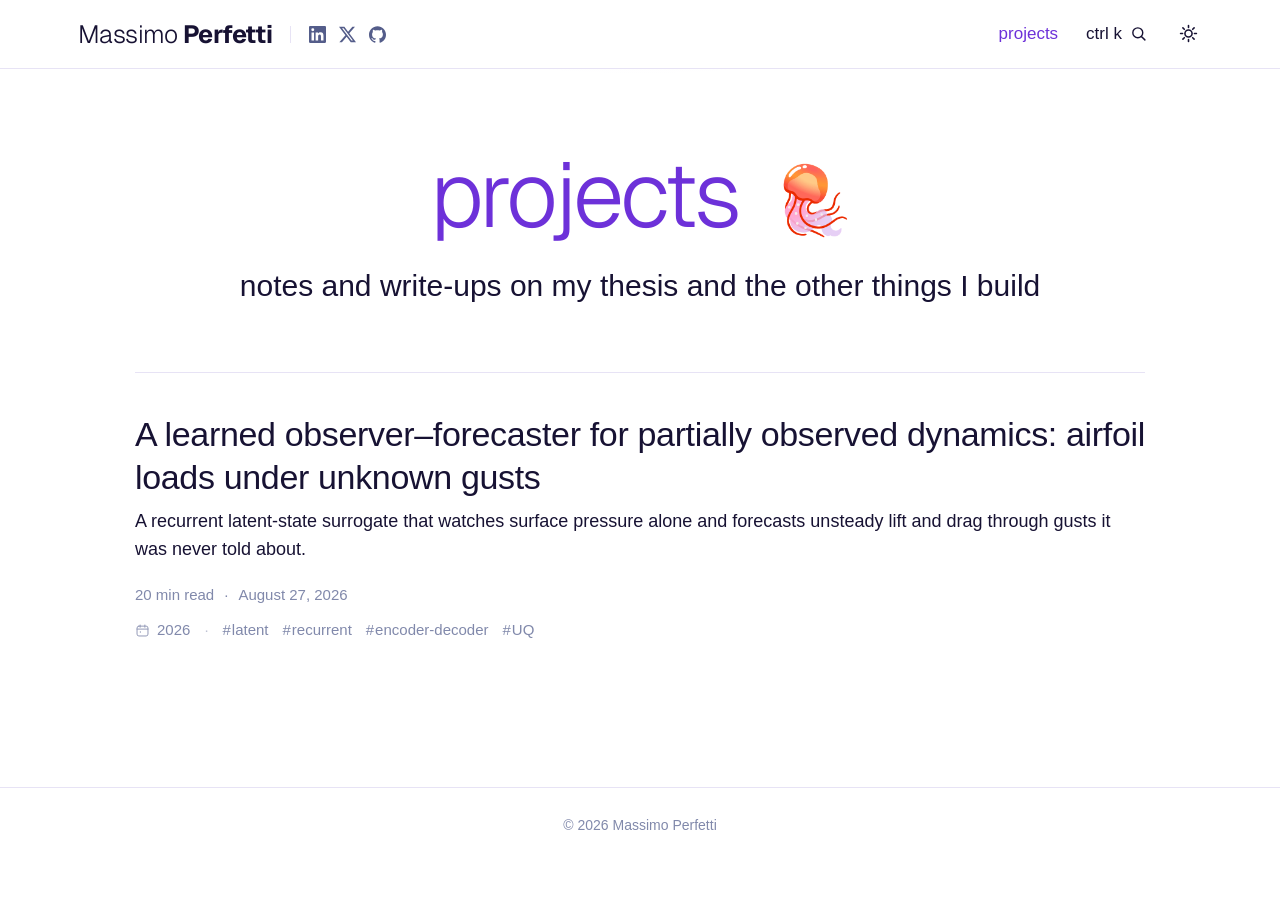
<file: index.html>
<!doctype html>
<html lang="en" data-theme="light">
  <head>
    <meta charset="utf-8" />
    <meta name="viewport" content="width=device-width, initial-scale=1" />
    <title>projects · Massimo Perfetti</title>
    <meta
      name="description"
      content="Write-ups on my thesis and other projects — Massimo Perfetti."
    />
    <link rel="preconnect" href="https://fonts.googleapis.com" />
    <link rel="preconnect" href="https://fonts.gstatic.com" crossorigin />
    <link
      href="https://fonts.googleapis.com/css2?family=Geist:wght@400;500;600&display=swap"
      rel="stylesheet"
    />
    <link rel="icon" href="assets/favicon.svg" type="image/svg+xml" />
    <link rel="icon" href="assets/favicon.ico" sizes="32x32" />
    <link rel="apple-touch-icon" href="assets/apple-touch-icon.png" />
    <link rel="stylesheet" href="assets/css/main.css?v=c1a4e7f2" />
    <script src="assets/js/posts.js?v=7c22d1e0"></script>
    <script src="assets/js/main.js?v=9c04f7aa"></script>
  </head>

  <body data-root="./">
    <header class="site-header">
      <div class="site-header__inner">
        <div class="brand-block">
          <a class="brand" href="index.html">Massimo <strong>Perfetti</strong></a>
          <div class="socials">
            <a href="https://www.linkedin.com/in/mperfetti4/" target="_blank" rel="noopener noreferrer" aria-label="LinkedIn">
              <svg viewBox="0 0 24 24" fill="currentColor" aria-hidden="true"><path d="M20.447 20.452h-3.554v-5.569c0-1.328-.027-3.037-1.852-3.037-1.853 0-2.136 1.445-2.136 2.939v5.667H9.351V9h3.414v1.561h.046c.477-.9 1.637-1.85 3.37-1.85 3.601 0 4.267 2.37 4.267 5.455v6.286zM5.337 7.433a2.062 2.062 0 01-2.063-2.065 2.064 2.064 0 112.063 2.065zm1.782 13.019H3.555V9h3.564v11.452zM22.225 0H1.771C.792 0 0 .774 0 1.729v20.542C0 23.227.792 24 1.771 24h20.451C23.2 24 24 23.227 24 22.271V1.729C24 .774 23.2 0 22.222 0h.003z" /></svg>
            </a>
            <a href="https://x.com/chefcurry4L" target="_blank" rel="noopener noreferrer" aria-label="X">
              <svg viewBox="0 0 24 24" fill="currentColor" aria-hidden="true"><path d="M18.901 1.153h3.68l-8.04 9.19L24 22.846h-7.406l-5.8-7.584-6.638 7.584H.474l8.6-9.83L0 1.154h7.594l5.243 6.932ZM17.61 20.644h2.039L6.486 3.24H4.298Z" /></svg>
            </a>
            <a href="https://github.com/Chefcurry4" target="_blank" rel="noopener noreferrer" aria-label="GitHub">
              <svg viewBox="0 0 24 24" fill="currentColor" aria-hidden="true"><path d="M12 .297c-6.63 0-12 5.373-12 12 0 5.303 3.438 9.8 8.205 11.385.6.113.82-.258.82-.577 0-.285-.01-1.04-.015-2.04-3.338.724-4.042-1.61-4.042-1.61C4.422 18.07 3.633 17.7 3.633 17.7c-1.087-.744.084-.729.084-.729 1.205.084 1.838 1.236 1.838 1.236 1.07 1.835 2.809 1.305 3.495.998.108-.776.417-1.305.76-1.605-2.665-.3-5.466-1.332-5.466-5.93 0-1.31.465-2.38 1.235-3.22-.135-.303-.54-1.523.105-3.176 0 0 1.005-.322 3.3 1.23.96-.267 1.98-.399 3-.405 1.02.006 2.04.138 3 .405 2.28-1.552 3.285-1.23 3.285-1.23.645 1.653.24 2.873.12 3.176.765.84 1.23 1.91 1.23 3.22 0 4.61-2.805 5.625-5.475 5.92.42.36.81 1.096.81 2.22 0 1.606-.015 2.896-.015 3.286 0 .315.21.69.825.57C20.565 22.092 24 17.592 24 12.297c0-6.627-5.373-12-12-12" /></svg>
            </a>
          </div>
        </div>

        <nav class="site-nav">
          <a class="is-active" href="index.html">projects</a>

          <button class="nav-search" type="button" data-search-open aria-label="Search (ctrl k)">
            <span class="nav-search__label">ctrl k</span>
            <svg viewBox="0 0 24 24" fill="none" stroke="currentColor" stroke-width="2" aria-hidden="true">
              <circle cx="11" cy="11" r="7" />
              <line x1="16.5" y1="16.5" x2="21" y2="21" stroke-linecap="round" />
            </svg>
          </button>

          <button class="theme-toggle" type="button" data-theme-toggle aria-label="Toggle theme">
            <svg class="icon-sun" viewBox="0 0 24 24" fill="none" stroke="currentColor" stroke-width="2" aria-hidden="true">
              <circle cx="12" cy="12" r="4.5" />
              <path d="M12 2v2.5M12 19.5V22M2 12h2.5M19.5 12H22M4.9 4.9l1.8 1.8M17.3 17.3l1.8 1.8M19.1 4.9l-1.8 1.8M6.7 17.3l-1.8 1.8" stroke-linecap="round" />
            </svg>
            <svg class="icon-moon" viewBox="0 0 24 24" fill="none" stroke="currentColor" stroke-width="2" aria-hidden="true">
              <path d="M20 14.5A8.5 8.5 0 0 1 9.5 4a8.5 8.5 0 1 0 10.5 10.5z" stroke-linejoin="round" />
            </svg>
          </button>
        </nav>
      </div>
    </header>

    <main class="page">
      <section class="masthead">
        <h1 class="masthead__title">projects <span class="emoji">🪼</span></h1>
        <p class="masthead__lede">
          notes and write-ups on my thesis and the other things I build
        </p>
      </section>

      <!-- Entries are rendered from assets/js/posts.js -->
      <section class="post-list" id="post-list"></section>
    </main>

    <footer class="site-footer">© 2026 Massimo Perfetti</footer>

    <!-- ------------------------------------------------------ search modal -->
    <div class="search-overlay" id="search-overlay" role="dialog" aria-modal="true" aria-label="Search">
      <div class="search-panel">
        <div class="search-panel__field">
          <svg viewBox="0 0 24 24" fill="none" stroke="currentColor" stroke-width="2" aria-hidden="true">
            <circle cx="11" cy="11" r="7" />
            <line x1="16.5" y1="16.5" x2="21" y2="21" stroke-linecap="round" />
          </svg>
          <input
            id="search-input"
            type="text"
            placeholder="search keywords…"
            autocomplete="off"
            spellcheck="false"
          />
          <span class="search-hint">esc</span>
        </div>
        <ul class="search-results" id="search-results"></ul>
      </div>
    </div>
  </body>
</html>
</file>
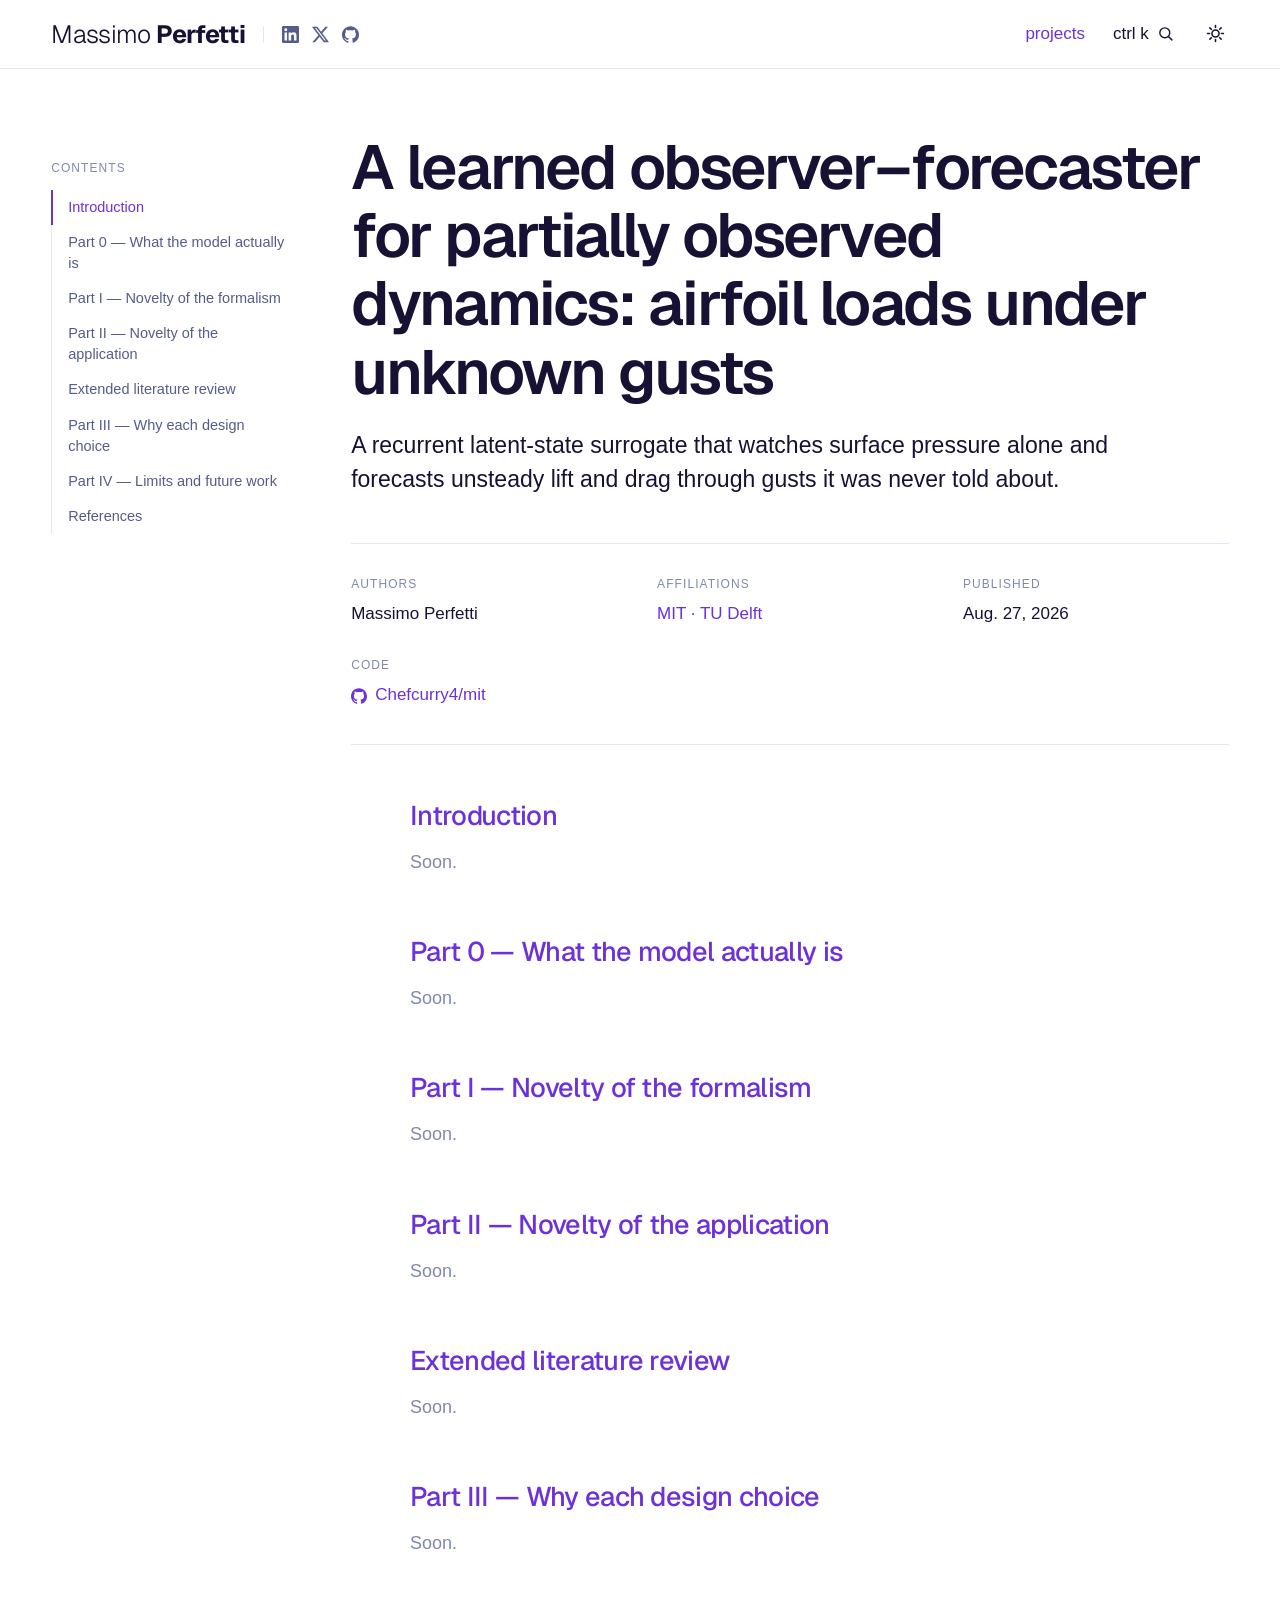
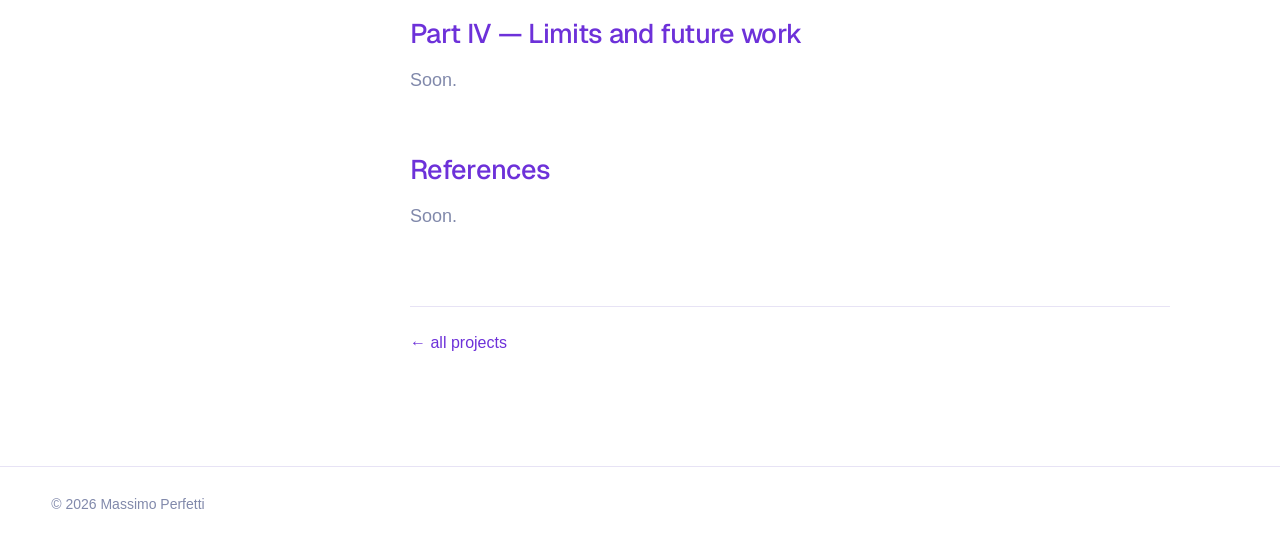
<file: blog/2026/observer-forecaster/index.html>
<!doctype html>
<html lang="en" data-theme="light">
  <head>
    <meta charset="utf-8" />
    <meta name="viewport" content="width=device-width, initial-scale=1" />
    <title>A learned observer–forecaster for partially observed dynamics · Massimo Perfetti</title>
    <meta
      name="description"
      content="A recurrent latent-state surrogate that watches surface pressure alone and forecasts unsteady lift and drag through gusts it was never told about."
    />
    <link rel="preconnect" href="https://fonts.googleapis.com" />
    <link rel="preconnect" href="https://fonts.gstatic.com" crossorigin />
    <link
      href="https://fonts.googleapis.com/css2?family=Geist:wght@400;500;600&display=swap"
      rel="stylesheet"
    />
    <link rel="icon" href="../../../assets/favicon.svg" type="image/svg+xml" />
    <link rel="icon" href="../../../assets/favicon.ico" sizes="32x32" />
    <link rel="apple-touch-icon" href="../../../assets/apple-touch-icon.png" />
    <link rel="stylesheet" href="../../../assets/css/main.css?v=c1a4e7f2" />

    <script src="../../../assets/js/posts.js?v=7c22d1e0"></script>
    <script src="../../../assets/js/main.js?v=9c04f7aa"></script>
  </head>

  <body class="doc" data-root="../../../">
    <header class="site-header">
      <div class="site-header__inner">
        <div class="brand-block">
          <a class="brand" href="../../../index.html">Massimo <strong>Perfetti</strong></a>
          <div class="socials">
            <a href="https://www.linkedin.com/in/mperfetti4/" target="_blank" rel="noopener noreferrer" aria-label="LinkedIn">
              <svg viewBox="0 0 24 24" fill="currentColor" aria-hidden="true"><path d="M20.447 20.452h-3.554v-5.569c0-1.328-.027-3.037-1.852-3.037-1.853 0-2.136 1.445-2.136 2.939v5.667H9.351V9h3.414v1.561h.046c.477-.9 1.637-1.85 3.37-1.85 3.601 0 4.267 2.37 4.267 5.455v6.286zM5.337 7.433a2.062 2.062 0 01-2.063-2.065 2.064 2.064 0 112.063 2.065zm1.782 13.019H3.555V9h3.564v11.452zM22.225 0H1.771C.792 0 0 .774 0 1.729v20.542C0 23.227.792 24 1.771 24h20.451C23.2 24 24 23.227 24 22.271V1.729C24 .774 23.2 0 22.222 0h.003z" /></svg>
            </a>
            <a href="https://x.com/chefcurry4L" target="_blank" rel="noopener noreferrer" aria-label="X">
              <svg viewBox="0 0 24 24" fill="currentColor" aria-hidden="true"><path d="M18.901 1.153h3.68l-8.04 9.19L24 22.846h-7.406l-5.8-7.584-6.638 7.584H.474l8.6-9.83L0 1.154h7.594l5.243 6.932ZM17.61 20.644h2.039L6.486 3.24H4.298Z" /></svg>
            </a>
            <a href="https://github.com/Chefcurry4" target="_blank" rel="noopener noreferrer" aria-label="GitHub">
              <svg viewBox="0 0 24 24" fill="currentColor" aria-hidden="true"><path d="M12 .297c-6.63 0-12 5.373-12 12 0 5.303 3.438 9.8 8.205 11.385.6.113.82-.258.82-.577 0-.285-.01-1.04-.015-2.04-3.338.724-4.042-1.61-4.042-1.61C4.422 18.07 3.633 17.7 3.633 17.7c-1.087-.744.084-.729.084-.729 1.205.084 1.838 1.236 1.838 1.236 1.07 1.835 2.809 1.305 3.495.998.108-.776.417-1.305.76-1.605-2.665-.3-5.466-1.332-5.466-5.93 0-1.31.465-2.38 1.235-3.22-.135-.303-.54-1.523.105-3.176 0 0 1.005-.322 3.3 1.23.96-.267 1.98-.399 3-.405 1.02.006 2.04.138 3 .405 2.28-1.552 3.285-1.23 3.285-1.23.645 1.653.24 2.873.12 3.176.765.84 1.23 1.91 1.23 3.22 0 4.61-2.805 5.625-5.475 5.92.42.36.81 1.096.81 2.22 0 1.606-.015 2.896-.015 3.286 0 .315.21.69.825.57C20.565 22.092 24 17.592 24 12.297c0-6.627-5.373-12-12-12" /></svg>
            </a>
          </div>
        </div>

        <nav class="site-nav">
          <a class="is-active" href="../../../index.html">projects</a>

          <button class="nav-search" type="button" data-search-open aria-label="Search (ctrl k)">
            <span class="nav-search__label">ctrl k</span>
            <svg viewBox="0 0 24 24" fill="none" stroke="currentColor" stroke-width="2" aria-hidden="true">
              <circle cx="11" cy="11" r="7" />
              <line x1="16.5" y1="16.5" x2="21" y2="21" stroke-linecap="round" />
            </svg>
          </button>

          <button class="theme-toggle" type="button" data-theme-toggle aria-label="Toggle theme">
            <svg class="icon-sun" viewBox="0 0 24 24" fill="none" stroke="currentColor" stroke-width="2" aria-hidden="true">
              <circle cx="12" cy="12" r="4.5" />
              <path d="M12 2v2.5M12 19.5V22M2 12h2.5M19.5 12H22M4.9 4.9l1.8 1.8M17.3 17.3l1.8 1.8M19.1 4.9l-1.8 1.8M6.7 17.3l-1.8 1.8" stroke-linecap="round" />
            </svg>
            <svg class="icon-moon" viewBox="0 0 24 24" fill="none" stroke="currentColor" stroke-width="2" aria-hidden="true">
              <path d="M20 14.5A8.5 8.5 0 0 1 9.5 4a8.5 8.5 0 1 0 10.5 10.5z" stroke-linejoin="round" />
            </svg>
          </button>
        </nav>
      </div>
    </header>

    <main class="page">
      <article>
        <div class="post-layout">
          <aside class="post-toc" aria-label="Contents">
            <div class="post-toc__label">Contents</div>
            <ul class="post-toc__list">
              <li><a href="#introduction">Introduction</a></li>
              <li><a href="#part-0">Part 0 — What the model actually is</a></li>
              <li><a href="#part-1">Part I — Novelty of the formalism</a></li>
              <li><a href="#part-2">Part II — Novelty of the application</a></li>
              <li><a href="#literature">Extended literature review</a></li>
              <li><a href="#part-3">Part III — Why each design choice</a></li>
              <li><a href="#part-4">Part IV — Limits and future work</a></li>
              <li><a href="#references">References</a></li>
            </ul>
          </aside>

          <div class="post-main">
        <div class="post-header">
          <h1 class="post-header__title">
            A learned observer–forecaster for partially observed dynamics: airfoil loads under
            unknown gusts
          </h1>
          <p class="post-header__lede">
            A recurrent latent-state surrogate that watches surface pressure alone and forecasts
            unsteady lift and drag through gusts it was never told about.
          </p>
        </div>

        <hr />

        <div class="post-meta">
          <div>
            <div class="post-meta__label">Authors</div>
            <div class="post-meta__value">Massimo Perfetti</div>
          </div>
          <div>
            <div class="post-meta__label">Affiliations</div>
            <div class="post-meta__value post-meta__value--affil">MIT · TU Delft</div>
          </div>
          <div>
            <div class="post-meta__label">Published</div>
            <div class="post-meta__value">Aug. 27, 2026</div>
          </div>
          <div>
            <div class="post-meta__label">Code</div>
            <div class="post-meta__value">
              <a class="repo-link" href="https://github.com/Chefcurry4/mit" target="_blank" rel="noopener noreferrer">
                <svg viewBox="0 0 24 24" fill="currentColor" aria-hidden="true"><path d="M12 .297c-6.63 0-12 5.373-12 12 0 5.303 3.438 9.8 8.205 11.385.6.113.82-.258.82-.577 0-.285-.01-1.04-.015-2.04-3.338.724-4.042-1.61-4.042-1.61C4.422 18.07 3.633 17.7 3.633 17.7c-1.087-.744.084-.729.084-.729 1.205.084 1.838 1.236 1.838 1.236 1.07 1.835 2.809 1.305 3.495.998.108-.776.417-1.305.76-1.605-2.665-.3-5.466-1.332-5.466-5.93 0-1.31.465-2.38 1.235-3.22-.135-.303-.54-1.523.105-3.176 0 0 1.005-.322 3.3 1.23.96-.267 1.98-.399 3-.405 1.02.006 2.04.138 3 .405 2.28-1.552 3.285-1.23 3.285-1.23.645 1.653.24 2.873.12 3.176.765.84 1.23 1.91 1.23 3.22 0 4.61-2.805 5.625-5.475 5.92.42.36.81 1.096.81 2.22 0 1.606-.015 2.896-.015 3.286 0 .315.21.69.825.57C20.565 22.092 24 17.592 24 12.297c0-6.627-5.373-12-12-12" /></svg>
                Chefcurry4/mit
              </a>
            </div>
          </div>
        </div>

        <hr />

        <div class="post-body">
          <section class="section" id="introduction">
            <h2 class="section__title">Introduction</h2>
            <p class="soon">Soon.</p>
          </section>

          <section class="section" id="part-0">
            <h2 class="section__title">Part 0 — What the model actually is</h2>
            <p class="soon">Soon.</p>
          </section>

          <section class="section" id="part-1">
            <h2 class="section__title">Part I — Novelty of the formalism</h2>
            <p class="soon">Soon.</p>
          </section>

          <section class="section" id="part-2">
            <h2 class="section__title">Part II — Novelty of the application</h2>
            <p class="soon">Soon.</p>
          </section>

          <section class="section" id="literature">
            <h2 class="section__title">Extended literature review</h2>
            <p class="soon">Soon.</p>
          </section>

          <section class="section" id="part-3">
            <h2 class="section__title">Part III — Why each design choice</h2>
            <p class="soon">Soon.</p>
          </section>

          <section class="section" id="part-4">
            <h2 class="section__title">Part IV — Limits and future work</h2>
            <p class="soon">Soon.</p>
          </section>

          <section class="section" id="references">
            <h2 class="section__title">References</h2>
            <p class="soon">Soon.</p>
          </section>

        </div>

            <nav class="post-nav"><a href="../../../index.html">← all projects</a></nav>
          </div>
        </div>
      </article>

    </main>

    <footer class="site-footer">© 2026 Massimo Perfetti</footer>

    <!-- ------------------------------------------------------ search modal -->
    <div class="search-overlay" id="search-overlay" role="dialog" aria-modal="true" aria-label="Search">
      <div class="search-panel">
        <div class="search-panel__field">
          <svg viewBox="0 0 24 24" fill="none" stroke="currentColor" stroke-width="2" aria-hidden="true">
            <circle cx="11" cy="11" r="7" />
            <line x1="16.5" y1="16.5" x2="21" y2="21" stroke-linecap="round" />
          </svg>
          <input
            id="search-input"
            type="text"
            placeholder="search keywords…"
            autocomplete="off"
            spellcheck="false"
          />
          <span class="search-hint">esc</span>
        </div>
        <ul class="search-results" id="search-results"></ul>
      </div>
    </div>
  </body>
</html>
</file>
<file: assets/css/main.css>
/* ---------------------------------------------------------------------------
   Base tokens. Light is the default; dark is applied via [data-theme="dark"]
   on <html> (set by assets/js/main.js before first paint).
   --------------------------------------------------------------------------- */
:root {
  --bg: #ffffff;
  --bg-elevated: #ffffff;
  /* violet-black ink, cooling to blue-grey for secondary text */
  --text: #171233;
  --text-muted: #545d8a;
  --text-faint: #8189ab;
  --rule: #e7e3f5;
  --accent: #6d31d9;
  --accent-strong: #5722b8;
  --accent-soft: rgba(109, 49, 217, 0.1);
  --accent-2: #2f5fe0;
  --accent-2-soft: rgba(47, 95, 224, 0.1);
  --shadow: 0 18px 48px rgba(38, 22, 78, 0.18);
  --header-h: 68px;
  --measure: 760px;
  /* native system stack for reading text — no webfont, renders as Segoe UI / SF */
  --font-sans: -apple-system, BlinkMacSystemFont, "Segoe UI", Roboto, "Helvetica Neue", Arial,
    "Noto Sans", "Liberation Sans", sans-serif;
  --font-display: "Geist", var(--font-sans);
  --font-mono: "Geist Mono", ui-monospace, SFMono-Regular, Menlo, Consolas, monospace;
}

/* midnight violet */
html[data-theme="dark"] {
  --bg: #0d0b1a;
  --bg-elevated: #161230;
  --text: #eceaf8;
  --text-muted: #a6aed6;
  --text-faint: #7b83ad;
  --rule: #262046;
  --accent: #b18bff;
  --accent-strong: #c9adff;
  --accent-soft: rgba(177, 139, 255, 0.16);
  --accent-2: #7aa2ff;
  --accent-2-soft: rgba(122, 162, 255, 0.16);
  --shadow: 0 18px 48px rgba(0, 0, 0, 0.6);
  --wash: rgba(139, 92, 246, 0.22);
}

*,
*::before,
*::after {
  box-sizing: border-box;
}

html {
  -webkit-text-size-adjust: 100%;
}

body {
  margin: 0;
  background-color: var(--bg);
  /* a violet wash behind the masthead, kept faint on white */
  background-image: radial-gradient(
    900px 460px at 50% -240px,
    var(--wash, rgba(109, 49, 217, 0.07)),
    transparent 70%
  );
  background-repeat: no-repeat;
  background-attachment: fixed;
  color: var(--text);
  font-family: var(--font-sans);
  font-size: 17px;
  line-height: 1.7;
  font-weight: 300;
  -webkit-font-smoothing: antialiased;
}

a {
  color: var(--accent);
  text-decoration: none;
}

a:hover {
  text-decoration: underline;
}

hr {
  border: 0;
  border-top: 1px solid var(--rule);
  margin: 0;
}

/* --------------------------------------------------------------- header --- */
.site-header {
  position: sticky;
  top: 0;
  z-index: 40;
  background: var(--bg);
  background: color-mix(in srgb, var(--bg) 84%, transparent);
  backdrop-filter: saturate(180%) blur(12px);
  border-bottom: 1px solid var(--rule);
}

.site-header__inner {
  max-width: 1180px;
  margin: 0 auto;
  padding: 0 28px;
  height: var(--header-h);
  display: flex;
  align-items: center;
  justify-content: space-between;
  gap: 24px;
}

.brand {
  font-family: var(--font-display);
  font-size: 25px;
  letter-spacing: -0.025em;
  color: var(--text);
  font-weight: 300;
  white-space: nowrap;
}

.brand:hover {
  text-decoration: none;
  color: var(--text);
}

.brand strong {
  font-weight: 700;
}

.brand-block {
  display: flex;
  align-items: center;
  gap: 18px;
  min-width: 0;
}

.socials {
  display: flex;
  align-items: center;
  gap: 13px;
  padding-left: 18px;
  border-left: 1px solid var(--rule);
}

.socials a {
  display: inline-flex;
  color: var(--text-muted);
  line-height: 0;
  transition: color 0.15s ease, transform 0.15s ease;
}

.socials a:hover {
  color: var(--accent);
  transform: translateY(-1px);
  text-decoration: none;
}

.socials svg {
  width: 17px;
  height: 17px;
}

.site-nav {
  display: flex;
  align-items: center;
  gap: 26px;
  font-size: 17px;
}

.site-nav a {
  color: var(--text);
  font-weight: 300;
}

.site-nav a:hover {
  color: var(--accent);
  text-decoration: none;
}

.site-nav a.is-active {
  color: var(--accent);
}

.nav-search {
  display: inline-flex;
  align-items: center;
  gap: 8px;
  background: none;
  border: 0;
  padding: 4px 2px;
  cursor: pointer;
  color: var(--text);
  font-family: inherit;
  font-size: 17px;
  font-weight: 500;
}

.nav-search:hover {
  color: var(--accent);
}

.nav-search svg {
  width: 17px;
  height: 17px;
}

.theme-toggle {
  background: none;
  border: 0;
  cursor: pointer;
  color: var(--text);
  padding: 4px;
  line-height: 0;
}

.theme-toggle:hover {
  color: var(--accent);
}

.theme-toggle svg {
  width: 19px;
  height: 19px;
}

html[data-theme="dark"] .theme-toggle .icon-sun {
  display: none;
}

html:not([data-theme="dark"]) .theme-toggle .icon-moon {
  display: none;
}

/* ------------------------------------------------------------- page body -- */
.page {
  max-width: 1180px;
  margin: 0 auto;
  padding: 0 28px 110px;
}

.masthead {
  text-align: center;
  padding: 78px 0 26px;
}

.masthead__title {
  font-family: var(--font-display);
  font-weight: 300;
  font-size: clamp(48px, 8vw, 92px);
  line-height: 1.05;
  color: var(--accent);
  margin: 0 0 22px;
  letter-spacing: -0.035em;
}

.masthead__title .emoji {
  font-size: 0.72em;
  margin-left: 0.18em;
  vertical-align: 0.06em;
}

.masthead__lede {
  max-width: 820px;
  margin: 0 auto;
  font-size: clamp(22px, 2.6vw, 30px);
  line-height: 1.35;
  font-weight: 300;
  color: var(--text);
}

.post-list {
  max-width: 1010px;
  margin: 40px auto 0;
}

.post-item {
  padding: 40px 0 34px;
}

.post-item__title {
  margin: 0 0 10px;
  font-size: clamp(26px, 3.2vw, 34px);
  font-weight: 300;
  line-height: 1.25;
  letter-spacing: -0.01em;
}

.post-item__title a {
  color: var(--text);
}

.post-item__title a:hover {
  color: var(--accent);
  text-decoration: none;
}

.post-item__desc {
  margin: 0 0 18px;
  color: var(--text);
  font-size: 18px;
  line-height: 1.55;
}

.post-item__meta {
  color: var(--text-faint);
  font-size: 15px;
  display: flex;
  flex-wrap: wrap;
  align-items: center;
  gap: 10px;
}

.post-item__tags {
  margin-top: 10px;
  display: flex;
  flex-wrap: wrap;
  align-items: center;
  gap: 14px;
  font-size: 15px;
  color: var(--text-faint);
}

.post-item__tags .tag {
  color: var(--text-faint);
  display: inline-flex;
  align-items: center;
}

.tag__icon {
  width: 15px;
  height: 15px;
  margin-right: 7px;
  opacity: 0.85;
}

.tag--year {
  color: var(--text-muted);
}

/* clickable tag chips open the graph view */
.tag--link {
  background: none;
  border: 0;
  padding: 0;
  font: inherit;
  color: var(--text-faint);
  cursor: pointer;
  transition: color 140ms ease;
}

.tag--link:hover {
  color: var(--accent);
}

.tag-sep {
  opacity: 0.5;
}

/* ------------------------------------------------------------- post page -- */
.post-header {
  max-width: 900px;
  margin: 0 auto;
  padding: 64px 0 46px;
}

.post-header__title {
  font-family: var(--font-display);
  font-size: clamp(40px, 5.4vw, 62px);
  font-weight: 600;
  line-height: 1.1;
  letter-spacing: -0.032em;
  margin: 0 0 22px;
  color: var(--text);
}

.post-header__lede {
  font-size: clamp(19px, 2.1vw, 23px);
  line-height: 1.5;
  font-weight: 300;
  color: var(--text);
  margin: 0;
  max-width: 780px;
}

.post-meta {
  max-width: 900px;
  margin: 0 auto;
  padding: 30px 0;
  display: grid;
  grid-template-columns: repeat(auto-fit, minmax(190px, 1fr));
  gap: 26px 40px;
}

.post-meta__label {
  font-size: 12px;
  letter-spacing: 0.09em;
  text-transform: uppercase;
  color: var(--text-faint);
  margin-bottom: 6px;
}

.post-meta__value {
  font-size: 17px;
  color: var(--text);
}

.post-meta__value--affil {
  color: var(--accent);
}

.repo-link {
  display: inline-flex;
  align-items: center;
  gap: 8px;
  color: var(--accent);
}

.repo-link svg {
  width: 16px;
  height: 16px;
  flex: none;
}

.post-body {
  max-width: var(--measure);
  margin: 0 auto;
  padding: 54px 0 0;
  font-size: 18px;
  min-height: 22vh;
}

.post-body h2 {
  font-family: var(--font-display);
  font-weight: 500;
  font-size: 30px;
  margin: 46px 0 14px;
  letter-spacing: -0.022em;
}

.post-body p {
  margin: 0 0 20px;
}

.post-body code {
  font-family: var(--font-mono);
  font-size: 0.9em;
}

.post-nav {
  max-width: var(--measure);
  margin: 74px auto 0;
  padding-top: 22px;
  border-top: 1px solid var(--rule);
  font-size: 16px;
}

/* ----------------------------------------------------------- search modal -- */
.search-overlay {
  position: fixed;
  inset: 0;
  z-index: 90;
  display: none;
  padding: 12vh 20px 20px;
  background: rgba(35, 22, 74, 0.34);
  backdrop-filter: blur(2px);
}

.search-overlay.is-open {
  display: block;
}

html[data-theme="dark"] .search-overlay {
  background: rgba(8, 5, 20, 0.66);
}

.search-panel {
  max-width: 640px;
  margin: 0 auto;
  background: var(--bg-elevated);
  border: 1px solid var(--rule);
  border-radius: 12px;
  box-shadow: var(--shadow);
  overflow: hidden;
}

.search-panel__field {
  display: flex;
  align-items: center;
  gap: 12px;
  padding: 16px 18px;
  border-bottom: 1px solid var(--rule);
}

.search-panel__field svg {
  width: 18px;
  height: 18px;
  color: var(--text-faint);
  flex: none;
}

#search-input {
  flex: 1;
  border: 0;
  outline: 0;
  background: transparent;
  color: var(--text);
  font-family: inherit;
  font-size: 18px;
  font-weight: 300;
}

#search-input::placeholder {
  color: var(--text-faint);
}

.search-hint {
  font-size: 12px;
  color: var(--text-faint);
  border: 1px solid var(--rule);
  border-radius: 5px;
  padding: 2px 6px;
  font-family: var(--font-mono);
}

.search-results {
  list-style: none;
  margin: 0;
  padding: 6px;
  max-height: 56vh;
  overflow-y: auto;
}

.search-results li a {
  display: block;
  padding: 12px 14px;
  border-radius: 8px;
  color: var(--text);
}

.search-results li a:hover,
.search-results li.is-active a {
  background: var(--accent-soft);
  text-decoration: none;
}

.search-results__title {
  font-size: 17px;
  line-height: 1.35;
}

.search-results__meta {
  font-size: 13px;
  color: var(--text-faint);
  margin-top: 3px;
}

.search-results mark {
  background: transparent;
  color: var(--accent);
  font-weight: 500;
}

.search-empty {
  padding: 22px 20px;
  color: var(--text-faint);
  font-size: 15px;
}

/* -------------------------------------------------------------- footer ---- */
.site-footer {
  border-top: 1px solid var(--rule);
  color: var(--text-faint);
  font-size: 14px;
  text-align: center;
  padding: 26px 20px 34px;
}

/* -------------------------------------------------------------- mobile ---- */
@media (max-width: 720px) {
  .site-header__inner {
    padding: 0 18px;
    gap: 14px;
  }

  .site-nav {
    gap: 16px;
    font-size: 16px;
  }

  .nav-search__label {
    display: none;
  }

  .brand {
    font-size: 21px;
  }

  .brand-block {
    gap: 12px;
  }

  .socials {
    gap: 11px;
    padding-left: 12px;
  }

  .page {
    padding: 0 18px 80px;
  }

  .masthead {
    padding: 52px 0 18px;
  }
}

/* ===========================================================================
   Thesis long-form. A document layout: contents rail pinned near the left
   edge of the window, a wide reading column beside it.
   =========================================================================== */

:root {
  --doc-gutter: clamp(22px, 4vw, 76px);
  --doc-measure: 980px;
  --doc-rail: 236px;
}

/* the doc pages run edge-to-edge and share one left gutter with the chrome */
body.doc .site-header__inner {
  max-width: none;
  padding-left: var(--doc-gutter);
  padding-right: var(--doc-gutter);
}

body.doc .page {
  max-width: none;
  padding-left: var(--doc-gutter);
  padding-right: var(--doc-gutter);
}

body.doc .site-footer {
  text-align: left;
  padding-left: var(--doc-gutter);
  padding-right: var(--doc-gutter);
}

.post-layout {
  display: grid;
  grid-template-columns: minmax(0, var(--doc-measure));
  justify-content: start;
}

/* header, meta and body all share the reading column */
body.doc .post-header,
body.doc .post-meta,
body.doc .post-body,


.post-main {
  min-width: 0;
}

.post-toc__label {
  font-size: 12px;
  letter-spacing: 0.09em;
  text-transform: uppercase;
  color: var(--text-faint);
  margin-bottom: 12px;
}

.post-toc__list {
  list-style: none;
  margin: 0;
  padding: 0;
}

.post-toc__list a {
  display: block;
  padding: 7px 0 7px 15px;
  margin-left: -1px;
  border-left: 2px solid transparent;
  color: var(--text-muted);
  font-size: 14.5px;
  line-height: 1.45;
  transition: color 130ms ease, border-color 130ms ease;
}

.post-toc__list a:hover {
  color: var(--text);
  text-decoration: none;
}

.post-toc__list a.is-current {
  color: var(--accent);
  border-left-color: var(--accent);
}

/* narrow: the rail becomes a plain list above the text */
@media (max-width: 1099px) {
  .post-toc {
    max-width: var(--doc-measure);
    padding: 22px 0;
    border-top: 1px solid var(--rule);
    border-bottom: 1px solid var(--rule);
  }

  .post-toc__list a {
    padding-left: 0;
    border-left: 0;
  }
}

/* wide: rail on the left, reading column beside it */
@media (min-width: 1100px) {
  .post-layout {
    grid-template-columns: var(--doc-rail) minmax(0, var(--doc-measure));
    gap: clamp(48px, 5vw, 88px);
  }

  .post-toc {
    position: sticky;
    top: calc(var(--header-h) + 26px);
    align-self: start;
    padding-top: 64px;
    max-height: calc(100vh - var(--header-h) - 60px);
    overflow-y: auto;
  }

  .post-toc__list {
    border-left: 1px solid var(--rule);
  }
}

.section {
  scroll-margin-top: calc(var(--header-h) + 20px);
}

.post-body .section__title {
  font-family: var(--font-display);
  font-weight: 500;
  font-size: 27px;
  line-height: 1.25;
  letter-spacing: -0.025em;
  margin: 58px 0 14px;
  color: var(--accent);
}

.post-body .section:first-child .section__title {
  margin-top: 0;
}

/* a quiet note where the prose will go */
.soon {
  color: var(--text-faint);
  margin: 0;
}

/* inline overview sketch; the svg scales with the column and inherits Geist */
.post-figure {
  margin: 30px 0 8px;
}

.post-figure svg,
.post-figure img {
  display: block;
  width: 100%;
  height: auto;
}

.post-figure figcaption {
  margin-top: 10px;
  font-size: 14.5px;
  line-height: 1.55;
  color: var(--text-faint);
}

/* subsection headings and pull-quotes inside a part */
.post-body h3 {
  font-family: var(--font-display);
  font-weight: 500;
  font-size: 22px;
  letter-spacing: -0.02em;
  margin: 44px 0 12px;
  color: var(--text);
}

.post-body h4 {
  font-family: var(--font-display);
  font-weight: 500;
  font-size: 17px;
  letter-spacing: -0.01em;
  margin: 28px 0 8px;
  color: var(--text);
}

.post-body blockquote {
  margin: 20px 0;
  padding: 2px 0 2px 18px;
  border-left: 2px solid var(--accent);
  color: var(--text-muted);
}

.post-body blockquote p {
  margin: 0;
}

/* KaTeX display math: centered, tight, never scrolling the page */
.post-body .katex-display {
  overflow-x: auto;
  overflow-y: hidden;
  padding: 6px 0;
  margin: 6px 0;
  text-align: center;
}

.post-body .math-block {
  margin: 4px 0 20px;
}

/* hand-drawn frame around embedded media: jittered clip + rough stroke */
.sketch-frame {
  position: relative;
}

.sketch-frame img {
  clip-path: polygon(
    0.72% 1.67%, 11.48% 0.79%, 22.44% 1.5%, 33.46% 0.49%, 44.07% 0.95%,
    55.75% 0.73%, 66.67% 0.84%, 78.05% 1.91%, 88.81% 2%, 99.74% 1.68%,
    98.92% 19.51%, 99.09% 40.08%, 98.84% 59.59%, 99.26% 80.54%, 99.16% 99.17%,
    88.55% 98.1%, 77.76% 98.01%, 66.38% 98.32%, 55.81% 98.14%, 44.06% 99.07%,
    32.97% 98.42%, 22.11% 98.07%, 11.01% 98.38%, 1.07% 99.29%, 0.76% 80.64%,
    0.73% 59.8%, 0.47% 40.4%, 0.39% 20.15%
  );
}

.sketch-frame__stroke {
  position: absolute;
  inset: 0;
  width: 100%;
  height: 100%;
  pointer-events: none;
  color: var(--text-faint);
}

.sketch-frame__stroke path {
  fill: none;
  stroke: currentColor;
  stroke-width: 2.1;
  stroke-linecap: round;
  opacity: 0.75;
}

/* model names read as identifiers, in the accent */
.post-body code.model {
  color: var(--accent);
}

/* pseudo-code block for the training algorithm */
.algo {
  border: 1px solid var(--rule);
  border-radius: 10px;
  background: var(--bg-elevated);
  padding: 16px 20px;
  margin: 22px 0;
  font-size: 15px;
  line-height: 1.75;
}

.algo__head {
  padding-bottom: 10px;
  border-bottom: 1px solid var(--rule);
  margin-bottom: 10px;
}

.algo__given {
  padding-bottom: 10px;
  border-bottom: 1px solid var(--rule);
  margin-bottom: 12px;
  color: var(--text-muted);
}

.algo__lines {
  list-style: none;
  margin: 0;
  padding: 0;
  counter-reset: algoline;
}

.algo__lines li {
  counter-increment: algoline;
  display: flex;
  align-items: baseline;
  flex-wrap: wrap;
  gap: 4px 16px;
  padding: 2px 0;
}

.algo__lines li::before {
  content: counter(algoline) ":";
  flex: none;
  min-width: 24px;
  text-align: right;
  margin-right: 10px;
  color: var(--text-faint);
  font-size: 12.5px;
}

.algo__lines li.in1 > span:first-of-type {
  padding-left: 20px;
}

.algo__lines li.in2 > span:first-of-type {
  padding-left: 40px;
}

.algo__lines li.in3 > span:first-of-type {
  padding-left: 60px;
}

.algo__note {
  margin-left: auto;
  text-align: right;
  color: var(--text-faint);
  font-size: 13.5px;
}

/* spec blocks: equations and small data tables */
.eq {
  font-family: var(--font-mono);
  font-size: 14.5px;
  line-height: 1.85;
  color: var(--text);
  background: var(--bg-elevated);
  border: 1px solid var(--rule);
  border-radius: 10px;
  padding: 14px 18px;
  margin: 20px 0;
  overflow-x: auto;
  white-space: pre;
}

.post-table-wrap {
  overflow-x: auto;
  margin: 20px 0;
}

.post-table {
  width: 100%;
  border-collapse: collapse;
  font-size: 15.5px;
}

.post-table th,
.post-table td {
  padding: 8px 14px 8px 0;
  border-bottom: 1px solid var(--rule);
  text-align: left;
  white-space: nowrap;
}

.post-table th {
  color: var(--text-muted);
  font-weight: 500;
}

/* numbered citation marks and the reference list they point into */
.cite {
  text-decoration: none;
  color: var(--accent);
}

.cite sup {
  font-size: 0.72em;
}

.reference-list {
  margin: 0;
  padding-left: 24px;
  font-size: 15.5px;
  line-height: 1.65;
  color: var(--text-muted);
}

.reference-list li {
  margin-bottom: 13px;
  scroll-margin-top: calc(var(--header-h) + 20px);
}

.reference-list a {
  color: var(--accent);
  word-break: break-word;
}

/* ------------------------------------------------------------ tag graph -- */
.graph-overlay {
  position: fixed;
  inset: 0;
  z-index: 90;
  display: none;
  padding: 10vh 20px 20px;
  background: rgba(35, 22, 74, 0.34);
  backdrop-filter: blur(2px);
}

.graph-overlay.is-open {
  display: block;
}

html[data-theme="dark"] .graph-overlay {
  background: rgba(8, 5, 20, 0.66);
}

.graph-panel {
  max-width: 720px;
  height: min(560px, 74vh);
  margin: 0 auto;
  background: var(--bg-elevated);
  border: 1px solid var(--rule);
  border-radius: 12px;
  box-shadow: var(--shadow);
  overflow: hidden;
  display: flex;
  flex-direction: column;
}

.graph-panel__bar {
  display: flex;
  align-items: center;
  justify-content: space-between;
  gap: 12px;
  padding: 12px 18px;
  border-bottom: 1px solid var(--rule);
  font-size: 13.5px;
  color: var(--text-faint);
}

.graph-panel__focus {
  color: var(--accent);
  font-weight: 500;
}

.graph-panel canvas {
  flex: 1;
  width: 100%;
  height: 100%;
  display: block;
}

@media (prefers-reduced-motion: reduce) {
  .post-toc__list a {
    transition: none;
  }
}
</file>
